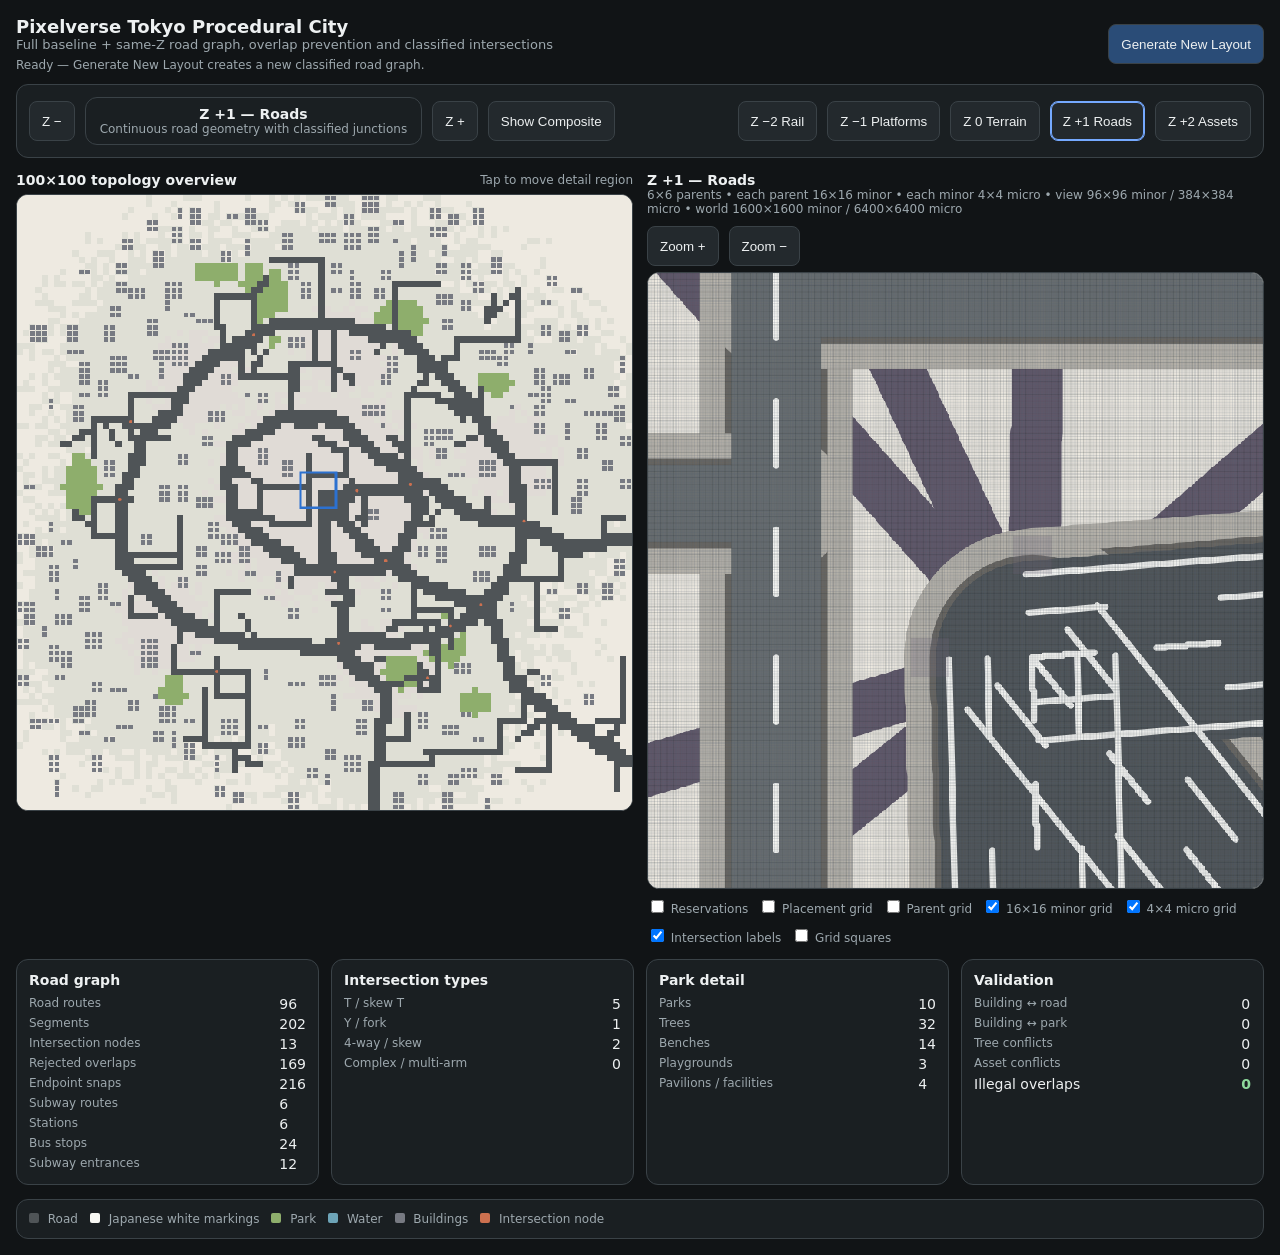
<file: index.html>
<!doctype html>
<html lang="en">
<head>
<meta charset="utf-8">
<meta name="viewport" content="width=device-width,initial-scale=1">
<title>Pixelverse Tokyo Procedural City — Full Baseline + Road Graph</title>
<link rel="stylesheet" href="css/styles.css">
</head>

<body>

<div class="app">

  <div class="row between">
    <div>
      <div class="title">Pixelverse Tokyo Procedural City</div>
      <div class="sub">
        Full baseline + same-Z road graph, overlap prevention and classified intersections
      </div>
      <div
        id="appStatus"
        style="margin-top:6px;font-size:12px;color:#9da8ae"
      >
        Loading generator…
      </div>
    </div>

    <button id="generate" class="primary">
      Generate New Layout
    </button>
  </div>

  <div class="panel" style="margin-top:12px">
    <div class="row between">

      <div class="row">
        <button id="zDown">Z −</button>

        <div
          class="panel"
          style="padding:8px 14px;min-width:260px;text-align:center"
        >
          <div id="zTitle"><b>Z +1 — Roads</b></div>
          <div id="zDesc" class="small"></div>
        </div>

        <button id="zUp">Z +</button>
        <button id="composite">Show Composite</button>
      </div>

      <div class="row">
        <button class="zbtn" data-z="-2">Z −2 Rail</button>
        <button class="zbtn" data-z="-1">Z −1 Platforms</button>
        <button class="zbtn" data-z="0">Z 0 Terrain</button>
        <button class="zbtn" data-z="1">Z +1 Roads</button>
        <button class="zbtn" data-z="2">Z +2 Assets</button>
      </div>

    </div>
  </div>

  <div class="grid2" style="margin-top:14px">

    <section>
      <div class="row between" style="margin-bottom:6px">
        <b>100×100 topology overview</b>
        <span class="small">Tap to move detail region</span>
      </div>

      <div class="canvasWrap">
        <canvas id="overview" width="800" height="800"></canvas>
      </div>
    </section>

    <section>

      <div class="row between" style="margin-bottom:6px">

        <div>
          <b id="detailTitle">Z +1 — Roads</b>
          <div id="detailLabel" class="small"></div>
        </div>

        <div class="row">
          <button id="zoomIn">Zoom +</button>
          <button id="zoomOut">Zoom −</button>
        </div>

      </div>

      <div class="canvasWrap">
        <canvas id="detail" width="800" height="800"></canvas>
      </div>

      <div class="row small" style="margin-top:8px">

        <label>
          <input id="reservations" type="checkbox">
          Reservations
        </label>

        <label>
          <input id="placementGrid" type="checkbox">
          Placement grid
        </label>

        <label>
          <input id="parentGrid" type="checkbox">
          Parent grid
        </label>

        <label>
          <input id="minorGrid" type="checkbox" checked>
          16×16 minor grid
        </label>

        <label>
          <input id="microGrid" type="checkbox" checked>
          4×4 micro grid
        </label>

        <label>
          <input id="intersectionLabels" type="checkbox" checked>
          Intersection labels
        </label>

        <label>
          <input id="squareView" type="checkbox">
          Grid squares
        </label>

      </div>

    </section>

  </div>

  <div class="grid4" style="margin-top:14px">

    <section class="panel">

      <b>Road graph</b>

      <div class="stat" style="margin-top:8px">

        <span class="small">Road routes</span>
        <span id="roadCount">0</span>

        <span class="small">Segments</span>
        <span id="segmentCount">0</span>

        <span class="small">Intersection nodes</span>
        <span id="intersectionCount">0</span>

        <span class="small">Rejected overlaps</span>
        <span id="rejectedCount">0</span>

        <span class="small">Endpoint snaps</span>
        <span id="snapCount">0</span>

        <span class="small">Subway routes</span>
        <span id="railCount">0</span>

        <span class="small">Stations</span>
        <span id="stationCount">0</span>

        <span class="small">Bus stops</span>
        <span id="busCount">0</span>

        <span class="small">Subway entrances</span>
        <span id="entranceCount">0</span>

      </div>

    </section>

    <section class="panel">

      <b>Intersection types</b>

      <div class="stat" style="margin-top:8px">

        <span class="small">T / skew T</span>
        <span id="tCount">0</span>

        <span class="small">Y / fork</span>
        <span id="yCount">0</span>

        <span class="small">4-way / skew</span>
        <span id="fourCount">0</span>

        <span class="small">Complex / multi-arm</span>
        <span id="complexCount">0</span>

      </div>

    </section>

    <section class="panel">

      <b>Park detail</b>

      <div class="stat" style="margin-top:8px">

        <span class="small">Parks</span>
        <span id="parks">0</span>

        <span class="small">Trees</span>
        <span id="trees">0</span>

        <span class="small">Benches</span>
        <span id="benches">0</span>

        <span class="small">Playgrounds</span>
        <span id="playgrounds">0</span>

        <span class="small">Pavilions / facilities</span>
        <span id="parkStructures">0</span>

      </div>

    </section>

    <section class="panel">

      <b>Validation</b>

      <div class="stat" style="margin-top:8px">

        <span class="small">Building ↔ road</span>
        <span id="vBR">0</span>

        <span class="small">Building ↔ park</span>
        <span id="vBP">0</span>

        <span class="small">Tree conflicts</span>
        <span id="vTree">0</span>

        <span class="small">Asset conflicts</span>
        <span id="vAsset">0</span>

        <span>Illegal overlaps</span>
        <span id="vTotal" class="ok">0</span>

      </div>

    </section>

  </div>

  <div class="legend panel" style="margin-top:14px">

    <span>
      <i class="sw" style="background:#4f5457"></i>
      Road
    </span>

    <span>
      <i class="sw" style="background:#f7f7f3"></i>
      Japanese white markings
    </span>

    <span>
      <i class="sw" style="background:#8eae6c"></i>
      Park
    </span>

    <span>
      <i class="sw" style="background:#6da4b7"></i>
      Water
    </span>

    <span>
      <i class="sw" style="background:#777a82"></i>
      Buildings
    </span>

    <span>
      <i class="sw" style="background:#cc704f"></i>
      Intersection node
    </span>

  </div>

</div>

<script src="js/constants.js"></script>
<script src="js/utils.js"></script>
<script src="js/geometry.js"></script>
<script src="js/roadNetwork.js"></script>
<script src="js/parks.js"></script>
<script src="js/generate.js"></script>
<script src="js/renderPrimitives.js"></script>
<script src="js/renderScene.js"></script>
<script src="js/validate.js"></script>
<script src="js/ui.js"></script>
<script src="js/main.js"></script>
</body>
</html>
</file>
<file: css/styles.css>
:root{
  --bg:#111416;--panel:#1a1f22;--card:#23292d;--line:#3a4247;--text:#edf0f1;--muted:#9da8ae;--accent:#75a9ff;
}
*{box-sizing:border-box}
body{
  margin:0;
  background:var(--bg);
  color:var(--text);
  font:14px system-ui,-apple-system,Segoe UI,sans-serif
}
.app{max-width:1480px;margin:auto;padding:16px}
.row{display:flex;gap:10px;align-items:center;flex-wrap:wrap}
.between{justify-content:space-between}
.panel{
  background:var(--panel);
  border:1px solid var(--line);
  border-radius:12px;
  padding:12px
}
.grid2{
  display:grid;
  grid-template-columns:1fr 1fr;
  gap:14px
}
.grid4{
  display:grid;
  grid-template-columns:repeat(4,1fr);
  gap:12px
}
.canvasWrap{
  border:1px solid var(--line);
  border-radius:12px;
  overflow:hidden;
  background:#efece4
}
canvas{
  display:block;
  width:100%;
  height:auto;
  image-rendering:pixelated;
  cursor:crosshair;
  touch-action:none
}
button{
  background:var(--card);
  color:var(--text);
  border:1px solid var(--line);
  border-radius:8px;
  padding:9px 12px;
  min-height:40px;
  cursor:pointer
}
button:hover{border-color:#66727a}
.primary{background:#2a4c77}
.zbtn.active{
  border-color:var(--accent);
  box-shadow:0 0 0 1px var(--accent) inset
}
.small{font-size:12px;color:var(--muted)}
.title{font-size:18px;font-weight:700}
.sub{font-size:13px;color:var(--muted)}
.stat{
  display:grid;
  grid-template-columns:1fr auto;
  gap:4px 10px
}
.ok{font-weight:800;color:#8dd99b}
.bad{font-weight:800;color:#ff8989}
.legend{
  display:flex;
  gap:12px;
  flex-wrap:wrap;
  font-size:12px;
  color:var(--muted)
}
.sw{
  display:inline-block;
  width:10px;
  height:10px;
  border-radius:2px;
  margin-right:5px
}
@media(max-width:900px){
  .grid2,.grid4{grid-template-columns:1fr}
}
</file>
